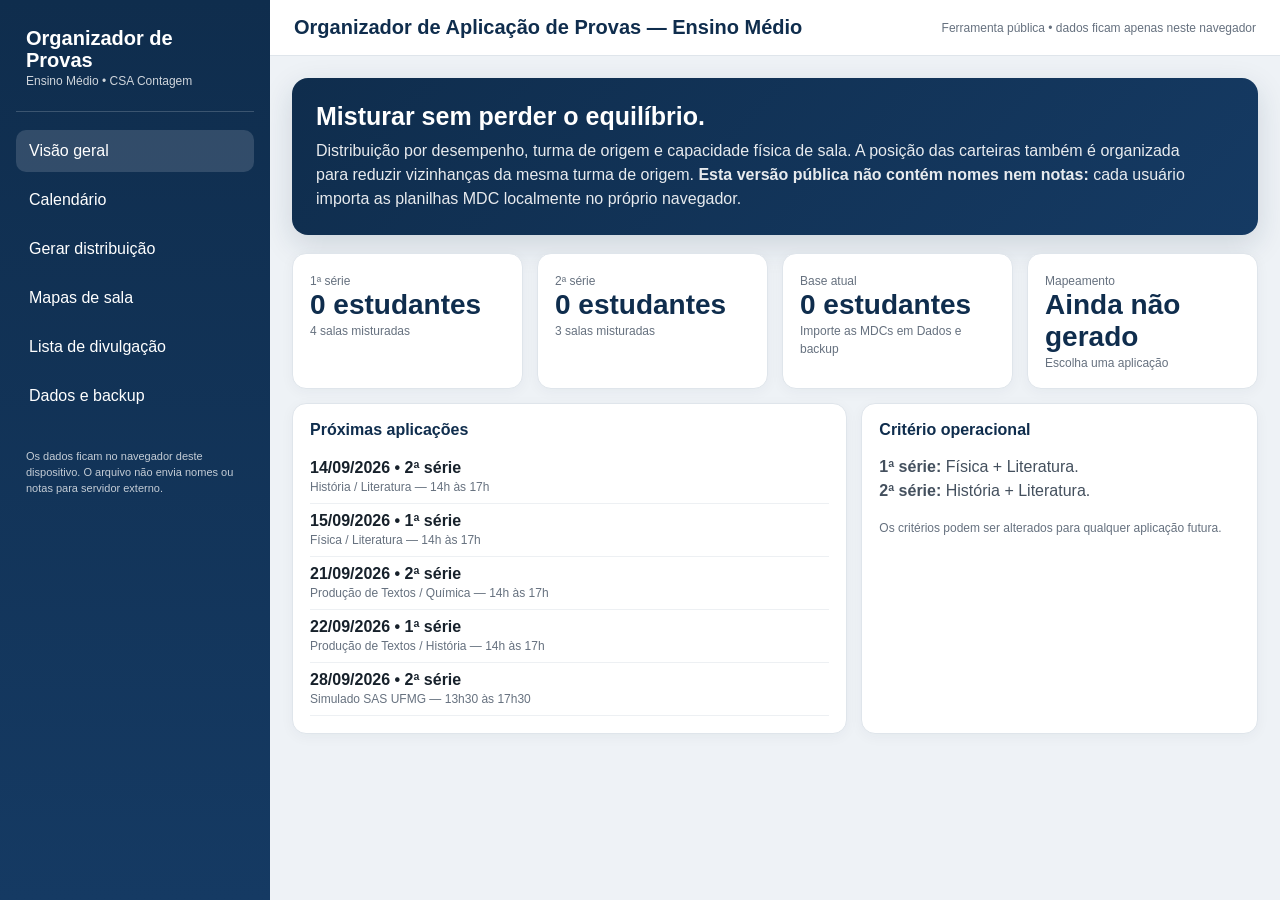
<file: organizador-provas-em/index.html>
<!doctype html>
<html lang="pt-BR">
<head>
<meta charset="utf-8">
<meta name="viewport" content="width=device-width,initial-scale=1">
<title>Organizador de Aplicação de Provas — Ensino Médio</title>
<link rel="stylesheet" href="style.css">
</head>
<body>
<div class="app">
  <aside class="side no-print">
    <div class="brand"><b>Organizador de Provas</b><span>Ensino Médio • CSA Contagem</span></div>
    <div class="nav">
      <button class="active" data-view="dashboardView">Visão geral</button>
      <button data-view="calendarView">Calendário</button>
      <button data-view="generatorView">Gerar distribuição</button>
      <button data-view="mapsView">Mapas de sala</button>
      <button data-view="publicView">Lista de divulgação</button>
      <button data-view="dataView">Dados e backup</button>
    </div>
    <div class="privacy">Os dados ficam no navegador deste dispositivo. O arquivo não envia nomes ou notas para servidor externo.</div>
  </aside>
  <main class="main">
    <header class="top no-print">
      <h1>Organizador de Aplicação de Provas — Ensino Médio</h1>
      <div class="status" id="saveStatus">Ferramenta pública • dados ficam apenas neste navegador</div>
    </header>
    <div class="content">
      <section id="dashboardView" class="view active">
        <div class="hero">
          <h2>Misturar sem perder o equilíbrio.</h2>
          <p>Distribuição por desempenho, turma de origem e capacidade física de sala. A posição das carteiras também é organizada para reduzir vizinhanças da mesma turma de origem. <b>Esta versão pública não contém nomes nem notas:</b> cada usuário importa as planilhas MDC localmente no próprio navegador.</p>
        </div>
        <div class="grid" id="kpis"></div>
        <div class="grid" style="margin-top:14px;grid-template-columns:1.4fr 1fr">
          <div class="card"><h3>Próximas aplicações</h3><div id="nextExams"></div></div>
          <div class="card"><h3>Critério operacional</h3><p><b>1ª série:</b> Física + Literatura.<br><b>2ª série:</b> História + Literatura.</p><p style="font-size:12px;color:var(--muted)">Os critérios podem ser alterados para qualquer aplicação futura.</p></div>
        </div>
      </section>

      <section id="calendarView" class="view">
        <div class="card no-print">
          <div class="row">
            <div class="field"><label>Série</label><select id="calendarSeries"><option>Todas</option><option>1ª série</option><option>2ª série</option><option>3ª série</option></select></div>
            <div class="field"><label>Período</label><select id="calendarPeriod"><option value="all">Todo o semestre</option><option value="future">A partir de hoje</option></select></div>
          </div>
        </div>
        <div class="table-wrap" style="margin-top:12px"><table><thead><tr><th>Data</th><th>Série</th><th>Horário</th><th>Prova / instrumento</th><th>Tipo</th><th class="no-print">Ação</th></tr></thead><tbody id="calendarBody"></tbody></table></div>
      </section>

      <section id="generatorView" class="view">
        <div class="card">
          <h3>1. Defina a aplicação</h3>
          <div class="row">
            <div class="field"><label>Série</label><select id="genSeries"><option>1ª série</option><option>2ª série</option></select></div>
            <div class="field" style="flex:2"><label>Aplicação</label><select id="genExam"></select></div>
            <div class="field"><label>Semente de embaralhamento</label><input id="genSeed" type="text" value="20260915"></div>
          </div>
          <div class="criteria" style="margin-top:12px">
            <div class="field"><label>Critério de desempenho 1</label><select id="criterion1"></select></div>
            <div class="field"><label>Critério de desempenho 2</label><select id="criterion2"></select></div>
          </div>
          <div class="notice">A ferramenta cria faixas relativas de desempenho para equilibrar cada sala e também controla a proporção de estudantes de cada turma de origem. Nenhuma faixa de desempenho aparece no mapa impresso ou na lista pública.</div>
        </div>
        <div class="card" style="margin-top:12px">
          <h3>2. Configure as salas</h3>
          <div class="row">
            <div class="field"><label>Número de salas</label><input id="roomCount" type="number" min="2" max="8" value="4"></div>
            <button class="btn soft" id="resetRoomsBtn">Redimensionar automaticamente</button>
          </div>
          <div class="room-configs" id="roomConfigs"></div>
        </div>
        <div class="card" style="margin-top:12px">
          <h3>3. Gere e audite</h3>
          <div class="row">
            <button class="btn primary" id="generateBtn">Gerar nova distribuição equilibrada</button>
            <button class="btn ghost" id="goMapsBtn">Abrir mapas de sala</button>
          </div>
          <div id="generationAudit"></div>
        </div>
      </section>

      <section id="mapsView" class="view">
        <div class="card">
          <div class="maps-toolbar no-print">
            <button class="btn primary" id="shuffleSeatsBtn">Reorganizar apenas as carteiras</button>
            <button class="btn ghost" id="printMapsBtn">Imprimir / salvar PDF</button>
            <button class="btn ghost" id="downloadMapHtmlBtn">Baixar cópia dos mapas (.html)</button>
            <button class="btn ghost" id="exportCsvBtn">Baixar distribuição (.csv)</button>
            <label class="btn ghost" style="cursor:pointer"><input id="showOriginPrint" type="checkbox" style="margin-right:6px"> Mostrar turma de origem no impresso</label>
          </div>
          <div class="notice no-print">Para ajustes manuais, clique em uma carteira e depois em outra para trocar os estudantes. Também funciona entre salas. A ferramenta recalcula o equilíbrio após cada troca.</div>
          <div class="balance-grid no-print" id="balanceGrid"></div>
          <div class="maps-grid" id="mapsGrid"></div>
        </div>
      </section>

      <section id="publicView" class="view">
        <div class="card public-mode">
          <div class="public-head">
            <div><div class="public-title">Distribuição de salas</div><div id="publicSubtitle" style="color:var(--muted);margin-top:3px"></div></div>
            <div class="row no-print">
              <input id="publicSearch" placeholder="Buscar estudante..." style="border:1px solid #cfd7df;border-radius:9px;padding:9px 10px">
              <button class="btn primary" id="fullscreenBtn">Tela cheia</button>
              <button class="btn ghost" id="printPublicBtn">Imprimir / PDF</button>
            </div>
          </div>
          <div class="public-list" id="publicList"></div>
        </div>
      </section>

      <section id="dataView" class="view">
        <div class="card">
          <h3>Atualizar MDC</h3>
          <div class="drop">
            <p><b>Importe as planilhas MDC exportadas do Campus.</b></p>
            <p style="font-size:12px;color:var(--muted)">Selecione uma ou várias planilhas .xlsx. O programa identifica a série/turma pelo nome do arquivo ou pelo código M1CAM/M2CAM presente no export.</p>
            <input id="mdcFiles" type="file" accept=".xlsx" multiple>
            <div style="margin-top:12px"><button class="btn primary" id="importMdcBtn">Importar e substituir turmas correspondentes</button></div>
          </div>
          <div class="dataset-row" id="datasetPills"></div>
        </div>
        <div class="card" style="margin-top:12px">
          <h3>Backup e portabilidade</h3>
          <div class="row">
            <button class="btn ghost" id="backupBtn">Baixar backup (.json)</button>
            <label class="btn ghost" style="cursor:pointer">Restaurar backup <input id="restoreFile" class="hidden" type="file" accept=".json"></label>
            <button class="btn red" id="clearLocalBtn">Apagar ajustes locais e restaurar base original</button>
          </div>
          <p style="font-size:12px;color:var(--muted)">O backup guarda base importada, salas, mapas e última configuração. Use-o para levar a ferramenta para outro computador sem refazer o trabalho.</p>
        </div>
      </section>
    </div>
  </main>
</div>
<div class="toast" id="toast"></div>

<script src="core.js"></script>
<script src="generator.js"></script>
<script src="maps-data.js"></script>
</body></html>
</file>
<file: organizador-provas-em/style.css>
:root{--blue:#153a63;--blue2:#0f2d4d;--red:#b52b35;--red2:#8f2029;--ink:#17212b;--muted:#66717f;--line:#dfe5eb;--soft:#f4f7fa;--good:#16734a;--warn:#b66a00;--bad:#a52b2b;--white:#fff}
*{box-sizing:border-box}html,body{margin:0;background:#eef2f6;color:var(--ink);font-family:Inter,Segoe UI,Arial,sans-serif}button,input,select{font:inherit}
.app{min-height:100vh;display:grid;grid-template-columns:270px 1fr}.side{background:linear-gradient(180deg,var(--blue2),var(--blue));color:#fff;padding:22px 16px;position:sticky;top:0;height:100vh;overflow:auto}.brand{padding:5px 10px 22px;border-bottom:1px solid rgba(255,255,255,.18)}.brand b{display:block;font-size:20px;line-height:1.1}.brand span{font-size:12px;opacity:.8}.nav{display:grid;gap:7px;margin-top:18px}.nav button{border:0;background:transparent;color:#fff;text-align:left;padding:12px 13px;border-radius:10px;cursor:pointer}.nav button:hover,.nav button.active{background:rgba(255,255,255,.14)}.privacy{margin-top:22px;font-size:11px;line-height:1.45;opacity:.75;padding:10px}
.main{min-width:0}.top{background:#fff;border-bottom:1px solid var(--line);padding:16px 24px;display:flex;gap:12px;align-items:center;justify-content:space-between;position:sticky;top:0;z-index:20}.top h1{font-size:20px;margin:0;color:var(--blue2)}.top .status{font-size:12px;color:var(--muted)}
.content{padding:22px;max-width:1500px;margin:auto}.view{display:none}.view.active{display:block}.hero{background:linear-gradient(135deg,var(--blue2),var(--blue));color:#fff;padding:24px;border-radius:16px;margin-bottom:18px;box-shadow:0 10px 30px rgba(20,45,75,.15)}.hero h2{margin:0 0 8px;font-size:25px}.hero p{margin:0;max-width:900px;line-height:1.5;opacity:.9}
.grid{display:grid;grid-template-columns:repeat(4,minmax(0,1fr));gap:14px}.card{background:#fff;border:1px solid var(--line);border-radius:14px;padding:17px;box-shadow:0 3px 14px rgba(22,42,66,.045)}.kpi strong{font-size:28px;color:var(--blue2);display:block}.kpi span{font-size:12px;color:var(--muted)}.card h3{margin:0 0 12px;color:var(--blue2);font-size:16px}.card p{line-height:1.5;color:#44505e}
.row{display:flex;gap:12px;align-items:end;flex-wrap:wrap}.field{display:grid;gap:6px;min-width:180px;flex:1}.field label{font-size:12px;font-weight:700;color:#44505e}.field input,.field select{width:100%;border:1px solid #cfd7df;border-radius:9px;padding:10px 11px;background:#fff}.btn{border:0;border-radius:9px;padding:10px 14px;font-weight:700;cursor:pointer}.btn.primary{background:var(--blue);color:#fff}.btn.primary:hover{background:var(--blue2)}.btn.red{background:var(--red);color:#fff}.btn.ghost{background:#fff;color:var(--blue);border:1px solid #c9d4df}.btn.soft{background:#edf3f8;color:var(--blue)}.btn.small{font-size:12px;padding:7px 9px}.btn:disabled{opacity:.45;cursor:not-allowed}
.notice{border-left:4px solid var(--blue);background:#eef5fb;padding:12px 14px;border-radius:8px;margin:12px 0;color:#32485d}.notice.warn{border-color:var(--warn);background:#fff6e7}.notice.red{border-color:var(--red);background:#fff0f1}
.table-wrap{overflow:auto;border:1px solid var(--line);border-radius:12px;background:#fff}table{width:100%;border-collapse:collapse;font-size:13px}th{background:#f3f6f9;color:#41505f;text-align:left;padding:10px;border-bottom:1px solid var(--line);position:sticky;top:0}td{padding:10px;border-bottom:1px solid #edf0f3;vertical-align:top}tr.featured td{background:#f5f9fd}tr.past{opacity:.55}.tag{display:inline-block;border-radius:999px;padding:3px 8px;font-size:11px;font-weight:700;background:#edf3f8;color:var(--blue)}.tag.red{background:#fbeaec;color:var(--red)}.tag.green{background:#e9f7f0;color:var(--good)}.tag.orange{background:#fff2dc;color:var(--warn)}
.criteria{display:grid;grid-template-columns:repeat(2,minmax(0,1fr));gap:12px}.room-configs{display:grid;grid-template-columns:repeat(auto-fit,minmax(210px,1fr));gap:10px;margin-top:12px}.room-config{border:1px solid var(--line);border-radius:10px;padding:10px;background:#fafcfd}.room-config b{display:block;color:var(--blue2);margin-bottom:6px}.room-config .mini{display:grid;grid-template-columns:1.6fr .7fr .7fr;gap:6px}.room-config input{min-width:0;width:100%;border:1px solid #ccd5df;border-radius:7px;padding:7px}
.balance-grid{display:grid;grid-template-columns:repeat(auto-fit,minmax(250px,1fr));gap:12px;margin-top:14px}.balance-card{border:1px solid var(--line);background:#fff;border-radius:12px;padding:12px}.balance-head{display:flex;justify-content:space-between;gap:10px;align-items:center}.balance-score{font-weight:800;color:var(--good)}.mini-bars{display:grid;gap:5px;margin-top:8px}.mini-line{display:flex;justify-content:space-between;gap:10px;font-size:12px;color:#506070}
.maps-toolbar{display:flex;gap:8px;flex-wrap:wrap;margin-bottom:12px}.maps-grid{display:grid;grid-template-columns:repeat(auto-fit,minmax(470px,1fr));gap:16px}.room-map{background:#fff;border:1px solid var(--line);border-radius:14px;padding:13px;min-width:0}.room-map h3{margin:0;color:var(--blue2)}.room-sub{font-size:11px;color:var(--muted);margin:3px 0 10px}.front{display:flex;align-items:center;justify-content:center;font-size:11px;font-weight:800;letter-spacing:.08em;border:2px solid var(--blue2);color:var(--blue2);border-radius:8px;padding:5px;margin:0 10% 9px}.seat-grid{display:grid;gap:7px}.seat{min-height:61px;border:1px solid #cfd8e1;border-radius:8px;background:#fff;padding:8px;display:flex;flex-direction:column;justify-content:center;position:relative;cursor:pointer;user-select:none;transition:.12s}.seat:hover{border-color:#8ca2b7;box-shadow:0 2px 8px rgba(20,50,80,.08)}.seat.selected{outline:3px solid #e3a0a5;border-color:var(--red)}.seat.empty{background:#f7f9fb;border-style:dashed;color:#a3abb3}.seat .name{font-size:11px;font-weight:800;line-height:1.2;text-align:center}.seat .origin{position:absolute;right:5px;bottom:4px;font-size:8px;color:#718091}.seat .num{position:absolute;left:5px;top:4px;font-size:8px;color:#9aa4ae}.room-foot{display:flex;justify-content:space-between;gap:8px;margin-top:8px;font-size:10px;color:#73808e}
.public-head{display:flex;gap:12px;align-items:center;justify-content:space-between;flex-wrap:wrap;margin-bottom:12px}.public-title{font-size:28px;color:var(--blue2);font-weight:900}.public-list{columns:3 310px;column-gap:18px}.public-item{break-inside:avoid;background:#fff;border:1px solid var(--line);border-radius:8px;padding:8px 10px;margin:0 0 7px;display:flex;justify-content:space-between;gap:10px;font-size:12px}.public-item b{color:var(--blue2)}.public-mode{background:#fff;padding:18px;border-radius:14px;border:1px solid var(--line)}
.drop{border:2px dashed #a9b7c4;border-radius:12px;padding:22px;text-align:center;background:#f8fafc}.drop input{max-width:100%}.dataset-row{display:flex;gap:8px;flex-wrap:wrap;margin-top:10px}.source-pill{background:#eef3f7;border-radius:999px;padding:5px 9px;font-size:11px;color:#46596a}
.toast{position:fixed;right:22px;bottom:22px;background:#172a3d;color:#fff;padding:11px 14px;border-radius:9px;box-shadow:0 8px 30px rgba(0,0,0,.25);opacity:0;pointer-events:none;transform:translateY(8px);transition:.2s;z-index:999}.toast.show{opacity:1;transform:none}
.hidden{display:none!important}
@media(max-width:1050px){.app{grid-template-columns:1fr}.side{height:auto;position:static;padding:10px}.brand{display:none}.nav{display:flex;overflow:auto;margin:0}.nav button{white-space:nowrap}.privacy{display:none}.top{top:0}.grid{grid-template-columns:repeat(2,1fr)}.maps-grid{grid-template-columns:1fr}.public-list{columns:2 280px}}
@media(max-width:650px){.content{padding:12px}.top{padding:12px}.top h1{font-size:15px}.grid{grid-template-columns:1fr}.criteria{grid-template-columns:1fr}.maps-grid{grid-template-columns:1fr}.room-map{padding:8px}.seat{min-height:56px;padding:6px}.seat .name{font-size:9px}.public-list{columns:1}.hero{padding:18px}.hero h2{font-size:21px}}
@media print{
  @page{size:A4 portrait;margin:8mm}
  body{background:#fff}.app,.main,.content{display:block!important}.side,.top,.no-print,.maps-toolbar,.balance-grid,.room-foot,.origin,.num{display:none!important}
  .view{display:none!important}
  body.print-maps #mapsView{display:block!important}
  body.print-public #publicView{display:block!important}
  body.print-maps #mapsView>.card:first-child,body.print-public #publicView>.card:first-child{border:0;box-shadow:none;padding:0}
  .maps-grid{display:block}.room-map{page-break-after:always;border:0;box-shadow:none;padding:0}.room-map:last-child{page-break-after:auto}
  .room-map h3{text-align:center;font-size:16pt;margin-top:0}.room-sub{text-align:center;font-size:9pt}.front{font-size:9pt;margin:3mm 18% 3mm;padding:2mm}
  .seat-grid{gap:2.2mm}.seat{min-height:20mm;border:1px solid #222;border-radius:2mm;padding:2mm}.seat.empty{border:1px dashed #aaa;background:#fff}.seat .name{font-size:8.6pt;color:#000}
  .public-mode{border:0;padding:0}.public-head .no-print{display:none!important}.public-title{text-align:center;font-size:21pt}.public-list{columns:2;column-gap:5mm}.public-item{border:1px solid #777;padding:2.3mm;font-size:9pt;margin-bottom:2mm}
}
</file>
